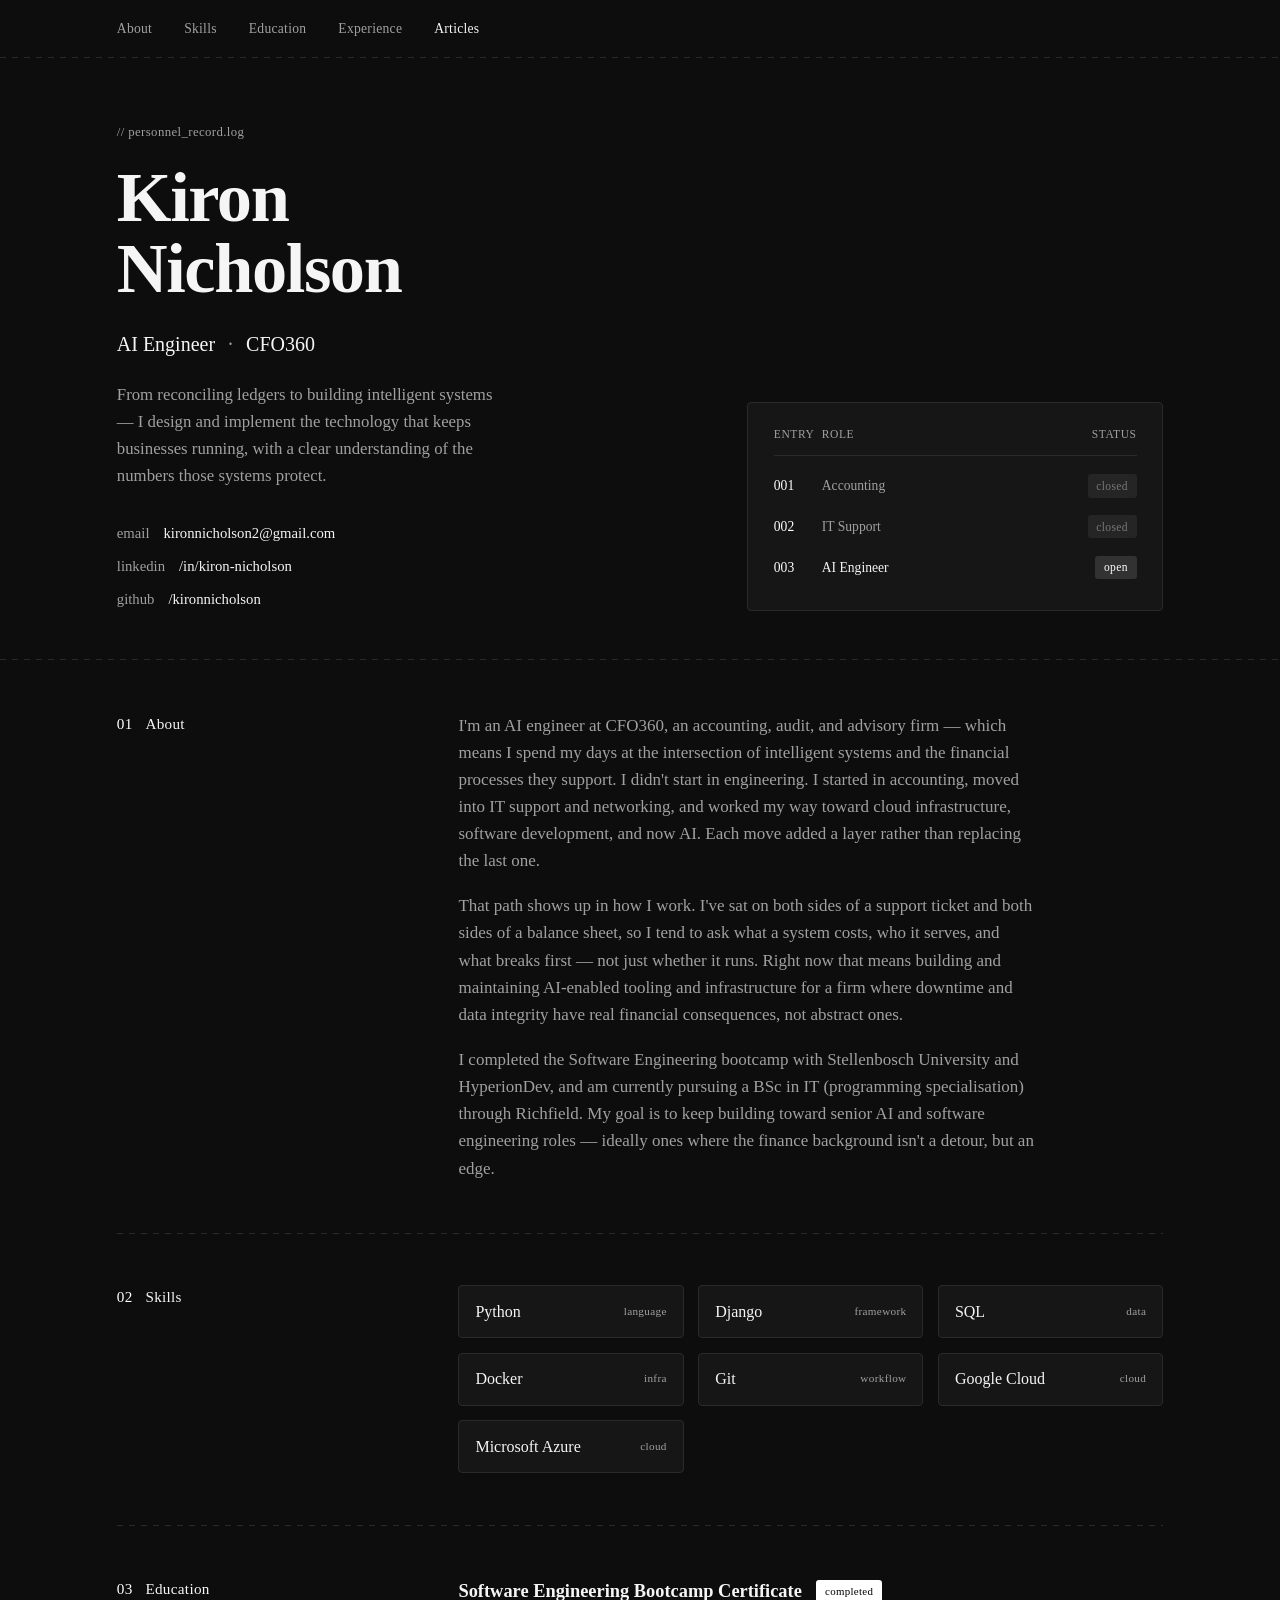
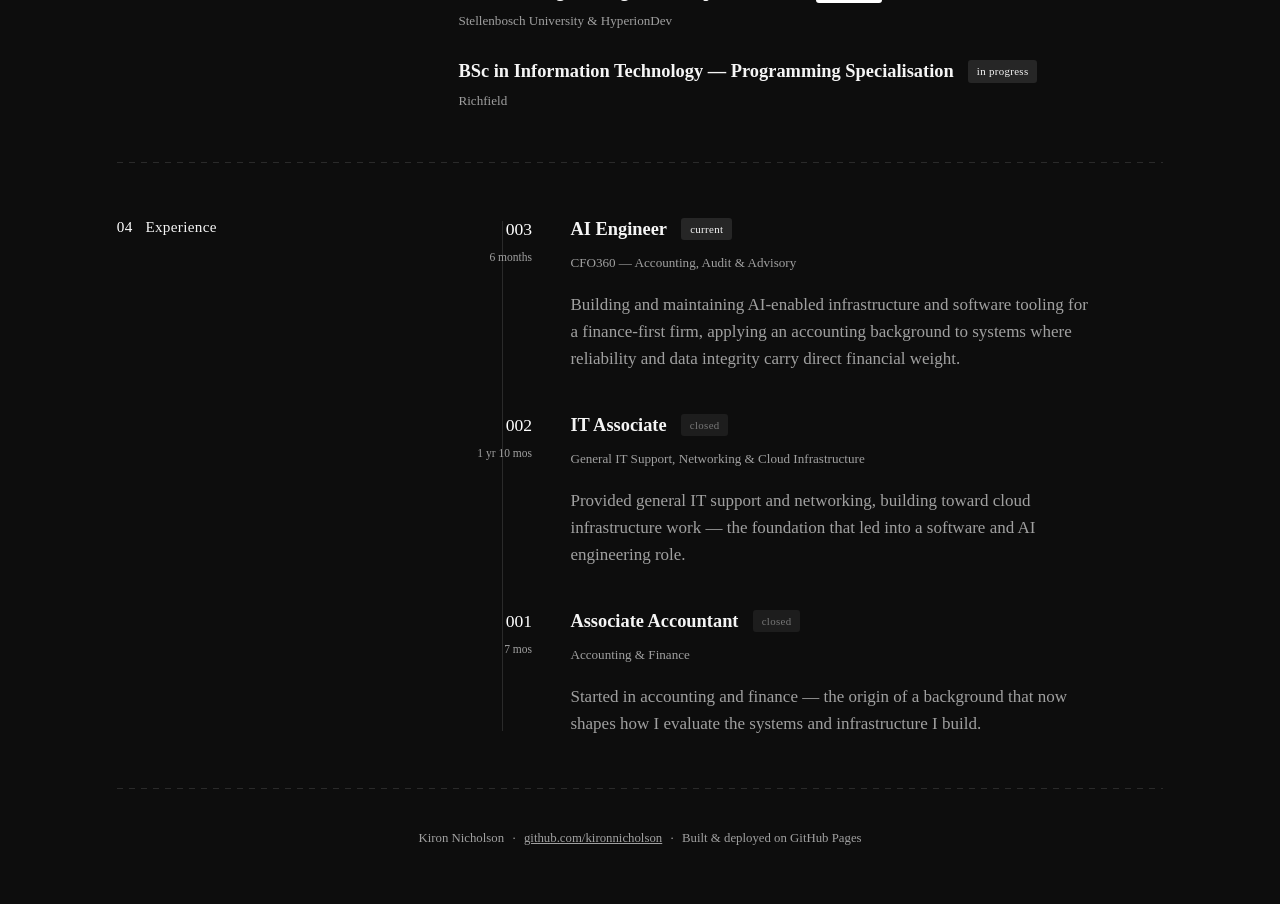
<file: index.html>
<!DOCTYPE html>
<html lang="en">
<head>
<meta charset="UTF-8">
<meta name="viewport" content="width=device-width, initial-scale=1.0">
<title>Kiron Nicholson — AI Engineer</title>
<link rel="stylesheet" href="style.css">
<link rel="icon" type="image/png" href="/favicon.png">
<link rel="apple-touch-icon" href="/favicon.png">
<meta property="og:image" content="https://kironnicholson.co.za/favicon.png">
<meta property="og:image:width" content="512">
<meta property="og:image:height" content="512">
<meta name="twitter:card" content="summary">
<meta name="twitter:image" content="https://kironnicholson.co.za/favicon.png">
</head>
<body>

<div class="ledger-rule top-rule"></div>

<nav class="site-nav">
  <a href="#about" class="nav-link">About</a>
  <a href="#skills" class="nav-link">Skills</a>
  <a href="#education" class="nav-link">Education</a>
  <a href="#experience" class="nav-link">Experience</a>
  <a href="articles.html" class="nav-link nav-link-external">Articles</a>
</nav>

<div class="ledger-rule"></div>

<header class="hero">
  <div class="hero-inner">
    <p class="eyebrow">// personnel_record.log</p>
    <h1 class="name">Kiron<br>Nicholson</h1>
    <p class="role">AI Engineer <span class="dot">·</span> CFO360</p>
    <p class="tagline">From reconciling ledgers to building intelligent systems — I design and implement the technology that keeps businesses running, with a clear understanding of the numbers those systems protect.</p>
    <div class="hero-contact">
      <a href="mailto:kironnicholson2@gmail.com" class="contact-link">
        <span class="label">email</span> kironnicholson2@gmail.com
      </a>
      <a href="https://www.linkedin.com/in/kiron-nicholson/" class="contact-link" target="_blank" rel="noopener">
        <span class="label">linkedin</span> /in/kiron-nicholson
      </a>
      <a href="https://github.com/kironnicholson" class="contact-link" target="_blank" rel="noopener">
        <span class="label">github</span> /kironnicholson
      </a>
    </div>
  </div>
  <div class="hero-ledger">
    <div class="ledger-header">
      <span>ENTRY</span><span>ROLE</span><span>STATUS</span>
    </div>
    <div class="ledger-row">
      <span class="entry-no">001</span><span>Accounting</span><span class="status closed">closed</span>
    </div>
    <div class="ledger-row">
      <span class="entry-no">002</span><span>IT Support</span><span class="status closed">closed</span>
    </div>
    <div class="ledger-row active">
      <span class="entry-no">003</span><span>AI Engineer</span><span class="status open">open</span>
    </div>
  </div>
</header>

<div class="ledger-rule"></div>

<main>

  <section class="section about" id="about">
    <h2 class="section-title"><span class="section-no">01</span> About</h2>
    <div class="section-body">
      <p>I'm an AI engineer at CFO360, an accounting, audit, and advisory firm — which means I spend my days at the intersection of intelligent systems and the financial processes they support. I didn't start in engineering. I started in accounting, moved into IT support and networking, and worked my way toward cloud infrastructure, software development, and now AI. Each move added a layer rather than replacing the last one.</p>
      <p>That path shows up in how I work. I've sat on both sides of a support ticket and both sides of a balance sheet, so I tend to ask what a system costs, who it serves, and what breaks first — not just whether it runs. Right now that means building and maintaining AI-enabled tooling and infrastructure for a firm where downtime and data integrity have real financial consequences, not abstract ones.</p>
      <p>I completed the Software Engineering bootcamp with Stellenbosch University and HyperionDev, and am currently pursuing a BSc in IT (programming specialisation) through Richfield. My goal is to keep building toward senior AI and software engineering roles — ideally ones where the finance background isn't a detour, but an edge.</p>
    </div>
  </section>

  <div class="ledger-rule"></div>

  <section class="section skills" id="skills">
    <h2 class="section-title"><span class="section-no">02</span> Skills</h2>
    <div class="section-body">
      <ul class="skill-grid">
        <li><span class="skill-name">Python</span><span class="skill-tag">language</span></li>
        <li><span class="skill-name">Django</span><span class="skill-tag">framework</span></li>
        <li><span class="skill-name">SQL</span><span class="skill-tag">data</span></li>
        <li><span class="skill-name">Docker</span><span class="skill-tag">infra</span></li>
        <li><span class="skill-name">Git</span><span class="skill-tag">workflow</span></li>
        <li><span class="skill-name">Google Cloud</span><span class="skill-tag">cloud</span></li>
        <li><span class="skill-name">Microsoft Azure</span><span class="skill-tag">cloud</span></li>
      </ul>
    </div>
  </section>

  <div class="ledger-rule"></div>

  <section class="section education" id="education">
    <h2 class="section-title"><span class="section-no">03</span> Education</h2>
    <div class="section-body">
      <div class="record">
        <div class="record-head">
          <h3>Software Engineering Bootcamp Certificate</h3>
          <span class="record-status status-pill completed">completed</span>
        </div>
        <p class="record-sub">Stellenbosch University & HyperionDev</p>
      </div>
      <div class="record">
        <div class="record-head">
          <h3>BSc in Information Technology — Programming Specialisation</h3>
          <span class="record-status status-pill in-progress">in progress</span>
        </div>
        <p class="record-sub">Richfield</p>
      </div>
    </div>
  </section>

  <div class="ledger-rule"></div>

  <section class="section experience" id="experience">
    <h2 class="section-title"><span class="section-no">04</span> Experience</h2>
    <div class="section-body">
      <div class="timeline">

        <div class="timeline-entry">
          <div class="timeline-meta">
            <span class="entry-no">003</span>
            <span class="duration">6 months</span>
          </div>
          <div class="timeline-content">
            <div class="record-head">
              <h3>AI Engineer</h3>
              <span class="record-status status-pill in-progress">current</span>
            </div>
            <p class="record-sub">CFO360 — Accounting, Audit & Advisory</p>
            <p>Building and maintaining AI-enabled infrastructure and software tooling for a finance-first firm, applying an accounting background to systems where reliability and data integrity carry direct financial weight.</p>
          </div>
        </div>

        <div class="timeline-entry">
          <div class="timeline-meta">
            <span class="entry-no">002</span>
            <span class="duration">1 yr 10 mos</span>
          </div>
          <div class="timeline-content">
            <div class="record-head">
              <h3>IT Associate</h3>
              <span class="record-status status-pill closed">closed</span>
            </div>
            <p class="record-sub">General IT Support, Networking & Cloud Infrastructure</p>
            <p>Provided general IT support and networking, building toward cloud infrastructure work — the foundation that led into a software and AI engineering role.</p>
          </div>
        </div>

        <div class="timeline-entry">
          <div class="timeline-meta">
            <span class="entry-no">001</span>
            <span class="duration">7 mos</span>
          </div>
          <div class="timeline-content">
            <div class="record-head">
              <h3>Associate Accountant</h3>
              <span class="record-status status-pill closed">closed</span>
            </div>
            <p class="record-sub">Accounting & Finance</p>
            <p>Started in accounting and finance — the origin of a background that now shapes how I evaluate the systems and infrastructure I build.</p>
          </div>
        </div>

      </div>
    </div>
  </section>

  <div class="ledger-rule"></div>

  <footer class="site-footer">
    <p>Kiron Nicholson <span class="dot">·</span> <a href="https://github.com/kironnicholson" target="_blank" rel="noopener">github.com/kironnicholson</a> <span class="dot">·</span> Built & deployed on GitHub Pages</p>
  </footer>

</main>

</body>
</html>
</file>
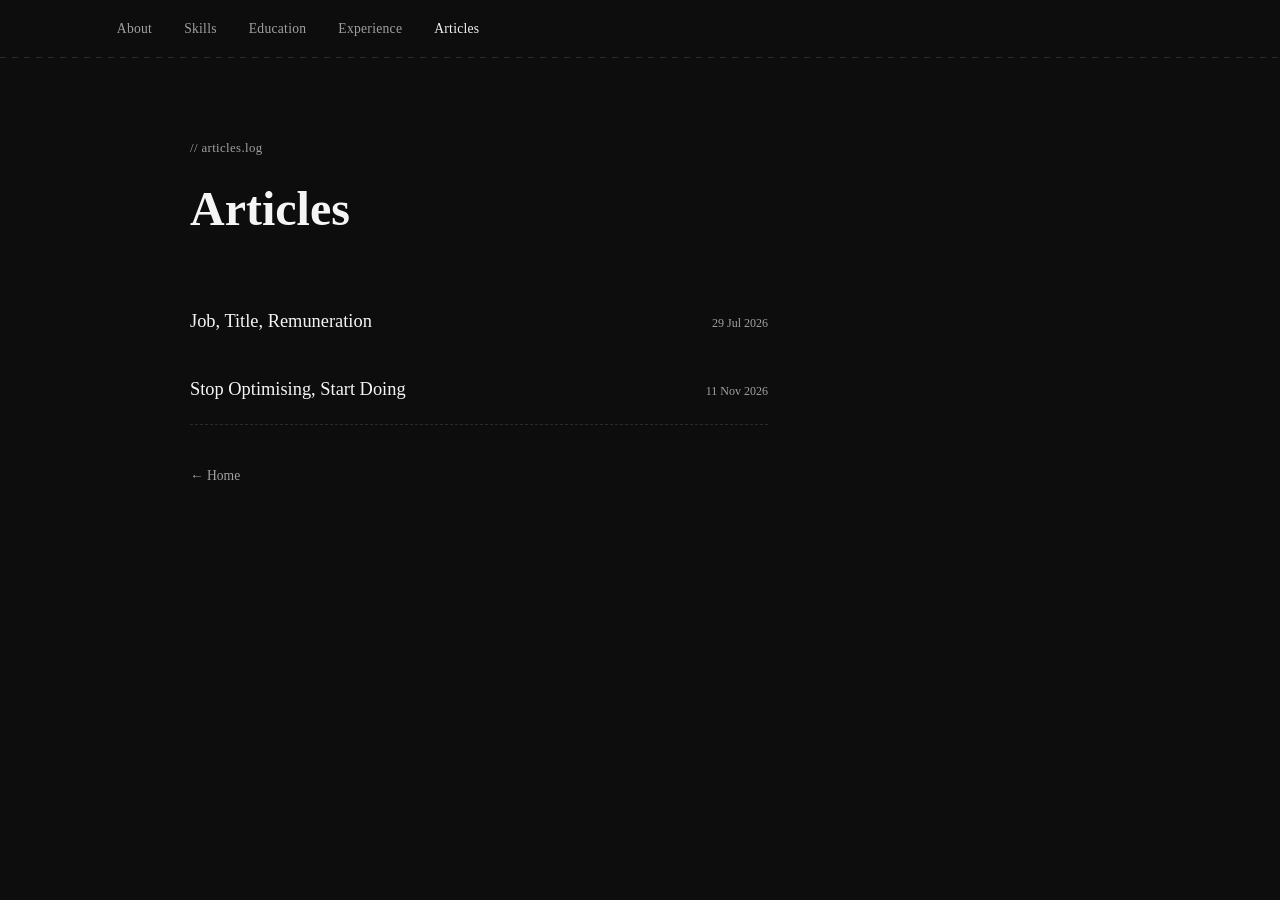
<file: articles.html>
<!DOCTYPE html>
<html lang="en">
<head>
<meta charset="UTF-8">
<meta name="viewport" content="width=device-width, initial-scale=1.0">
<title>Articles — Kiron Nicholson</title>
<link rel="preconnect" href="https://fonts.googleapis.com">
<link href="https://fonts.googleapis.com/css2?family=JetBrains+Mono:wght@400;500;700&family=Source+Serif+4:opsz,wght@8..60,400;8..60,500;8..60,600&display=swap" rel="stylesheet">
<link rel="stylesheet" href="style.css">
</head>
<body>

<nav class="site-nav">
  <a href="index.html#about" class="nav-link">About</a>
  <a href="index.html#skills" class="nav-link">Skills</a>
  <a href="index.html#education" class="nav-link">Education</a>
  <a href="index.html#experience" class="nav-link">Experience</a>
  <a href="articles.html" class="nav-link nav-link-external">Articles</a>
</nav>

<div class="ledger-rule"></div>

<main class="articles-page">
  <p class="eyebrow">// articles.log</p>
  <h1>Articles</h1>

  <ul class="article-list">
    <li>
      <a href="articles/first-article.html">
        <span>Job, Title, Remuneration</span>
        <span class="article-date">29 Jul 2026</span>
      </a>
      <a href="articles/Stop Optimising, Start Doing.html">
        <span>Stop Optimising, Start Doing</span>
        <span class="article-date">11 Nov 2026</span>
      </a>
    </li>
  </ul>

  <a href="index.html" class="back-link">← Home</a>
</main>

</body>
</html>
</file>
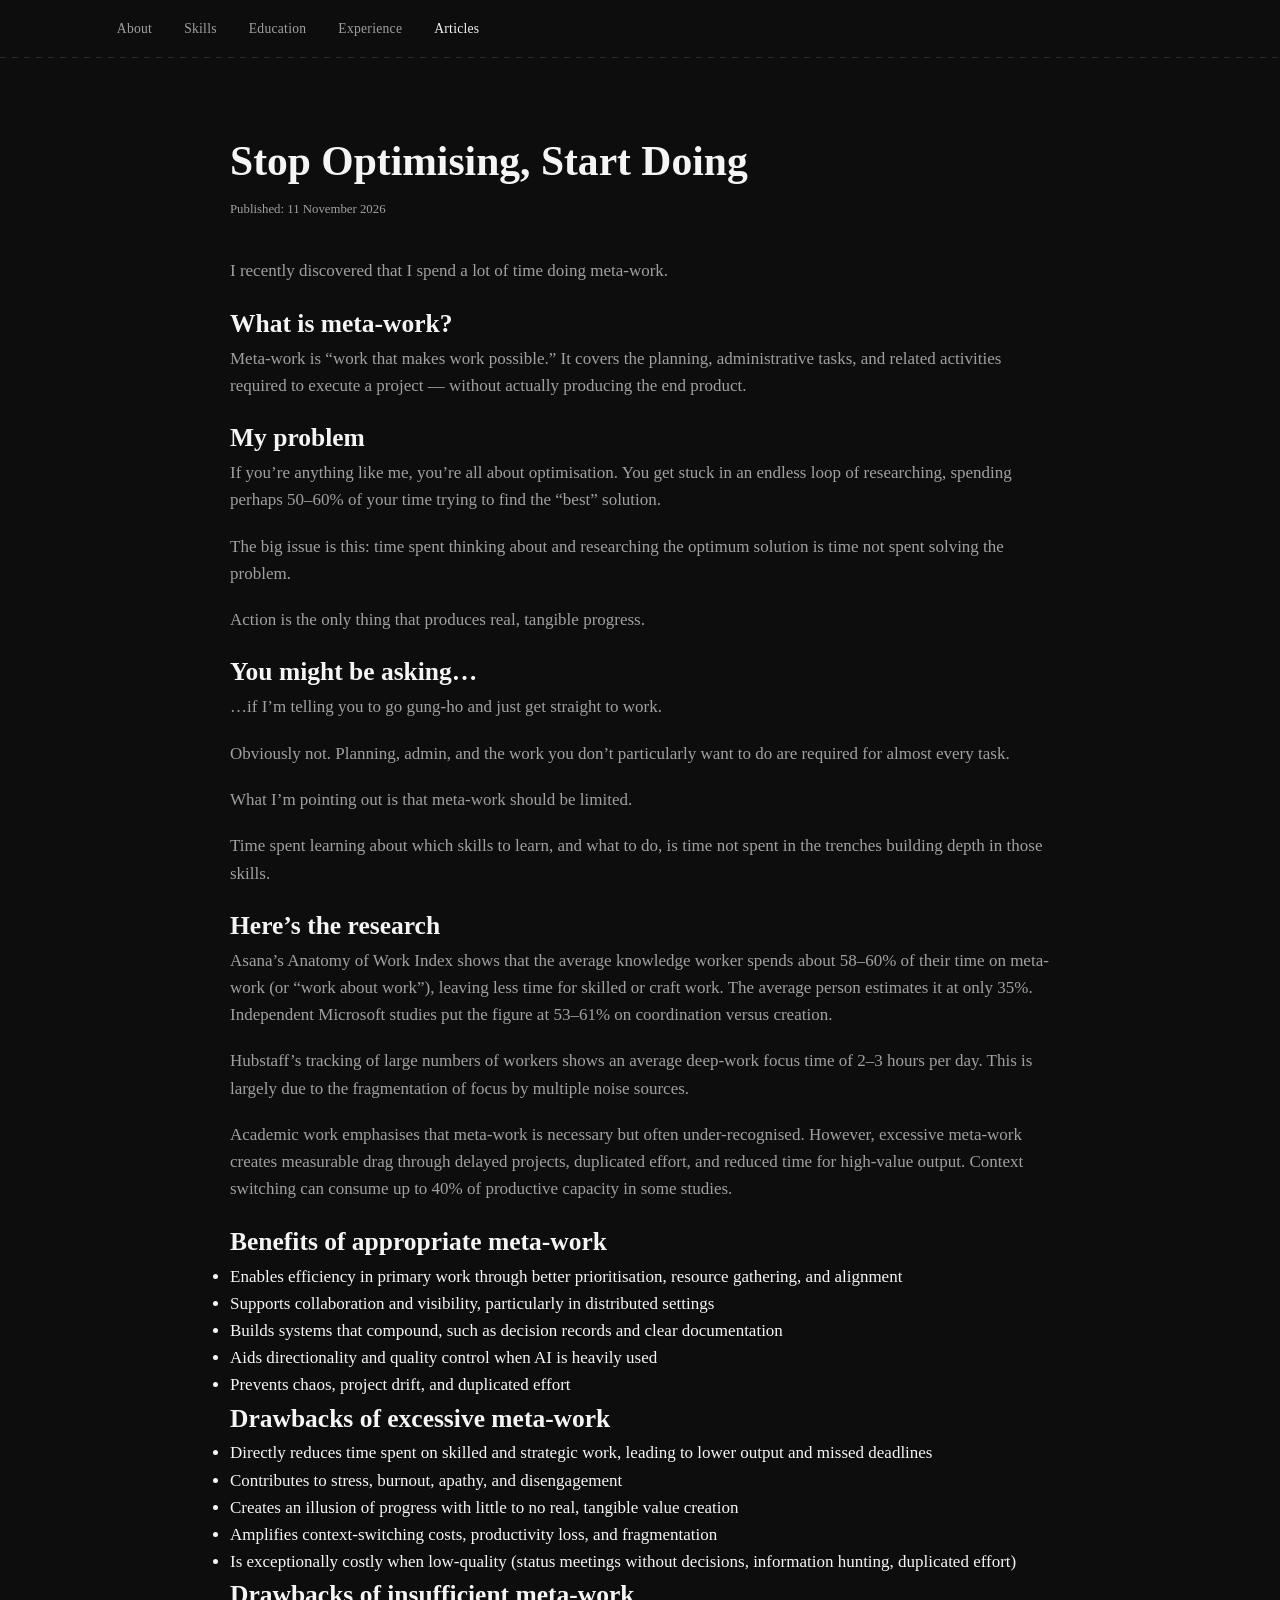
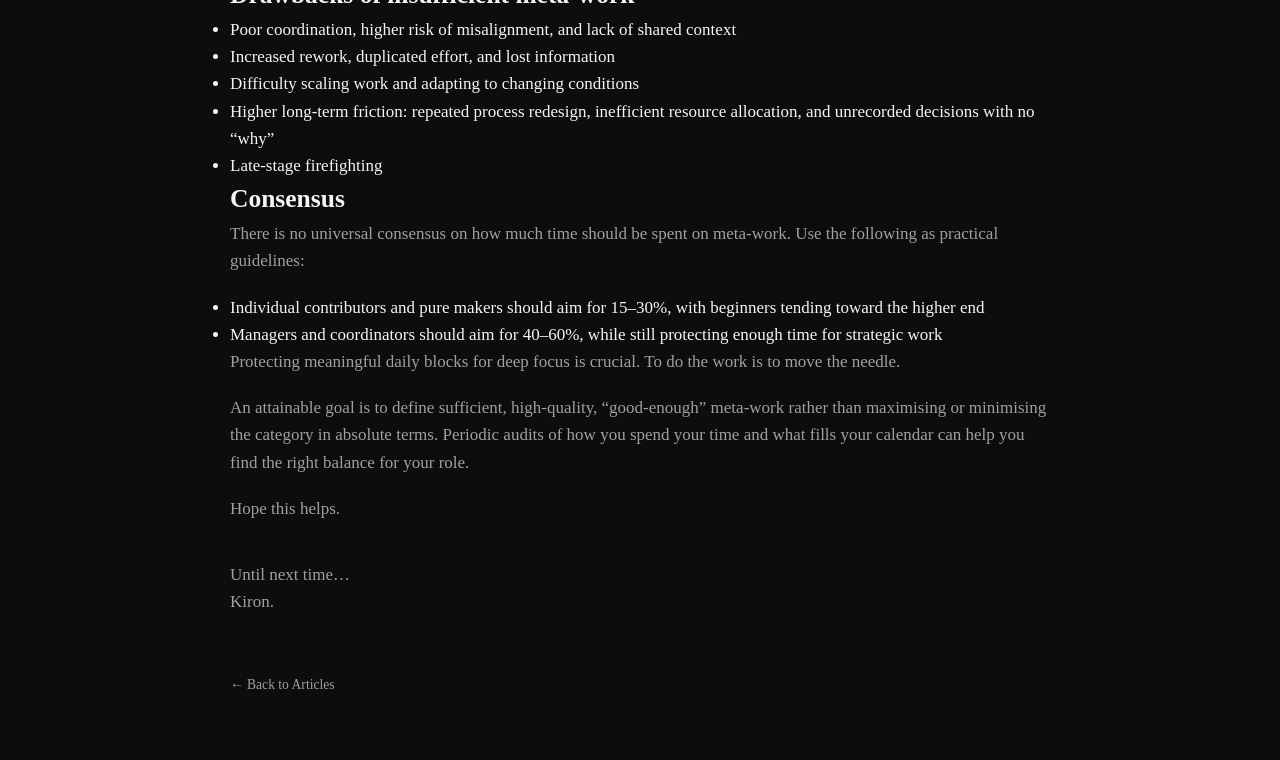
<file: articles/Stop Optimising, Start Doing.html>
<html lang="en"><head>
<meta charset="UTF-8">
<meta name="viewport" content="width=device-width, initial-scale=1.0">
<title>Stop Optimising, Start Doing — Kiron Nicholson</title>
<link rel="preconnect" href="https://fonts.googleapis.com">
<link href="https://fonts.googleapis.com/css2?family=JetBrains+Mono:wght@400;500;700&amp;family=Source+Serif+4:opsz,wght@8..60,400;8..60,500;8..60,600&amp;display=swap" rel="stylesheet">
<link rel="stylesheet" href="../style.css">
</head>
<body>

<nav class="site-nav">
  <a href="../index.html#about" class="nav-link">About</a>
  <a href="../index.html#skills" class="nav-link">Skills</a>
  <a href="../index.html#education" class="nav-link">Education</a>
  <a href="../index.html#experience" class="nav-link">Experience</a>
  <a href="../articles.html" class="nav-link nav-link-external">Articles</a>
</nav>

<div class="ledger-rule"></div>

<main class="article-page">
  <h1>Stop Optimising, Start Doing</h1>
  <p class="article-meta">Published: 11 November 2026</p>

  <div class="article-body">
    <p>
    I recently discovered that I spend a lot of time doing meta-work.
    </p>

    <h2>What is meta-work?</h2>

    <p>
    Meta-work is “work that makes work possible.” It covers the planning, administrative tasks, and related activities required to execute a project — without actually producing the end product.
    </p>

    <h2>My problem</h2>

    <p>
    If you’re anything like me, you’re all about optimisation. You get stuck in an endless loop of researching, spending perhaps 50–60% of your time trying to find the “best” solution.
    </p>

    <p>
    The big issue is this: time spent thinking about and researching the optimum solution is time not spent solving the problem.
    </p>

    <p>
    Action is the only thing that produces real, tangible progress.
    </p>

    <h2>You might be asking…</h2>

    <p>
    …if I’m telling you to go gung-ho and just get straight to work.
    </p>

    <p>
    Obviously not. Planning, admin, and the work you don’t particularly want to do are required for almost every task.
    </p>

    <p>
    What I’m pointing out is that meta-work should be limited.
    </p>

    <p>
    Time spent learning about which skills to learn, and what to do, is time not spent in the trenches building depth in those skills.
    </p>

    <h2>Here’s the research</h2>

    <p>
    Asana’s Anatomy of Work Index shows that the average knowledge worker spends about 58–60% of their time on meta-work (or “work about work”), leaving less time for skilled or craft work. The average person estimates it at only 35%. Independent Microsoft studies put the figure at 53–61% on coordination versus creation.
    </p>

    <p>
    Hubstaff’s tracking of large numbers of workers shows an average deep-work focus time of 2–3 hours per day. This is largely due to the fragmentation of focus by multiple noise sources.
    </p>

    <p>
    Academic work emphasises that meta-work is necessary but often under-recognised. However, excessive meta-work creates measurable drag through delayed projects, duplicated effort, and reduced time for high-value output. Context switching can consume up to 40% of productive capacity in some studies.
    </p>

    <h2>Benefits of appropriate meta-work</h2>

    <ul>
      <li>Enables efficiency in primary work through better prioritisation, resource gathering, and alignment</li>
      <li>Supports collaboration and visibility, particularly in distributed settings</li>
      <li>Builds systems that compound, such as decision records and clear documentation</li>
      <li>Aids directionality and quality control when AI is heavily used</li>
      <li>Prevents chaos, project drift, and duplicated effort</li>
    </ul>

    <h2>Drawbacks of excessive meta-work</h2>

    <ul>
      <li>Directly reduces time spent on skilled and strategic work, leading to lower output and missed deadlines</li>
      <li>Contributes to stress, burnout, apathy, and disengagement</li>
      <li>Creates an illusion of progress with little to no real, tangible value creation</li>
      <li>Amplifies context-switching costs, productivity loss, and fragmentation</li>
      <li>Is exceptionally costly when low-quality (status meetings without decisions, information hunting, duplicated effort)</li>
    </ul>

    <h2>Drawbacks of insufficient meta-work</h2>

    <ul>
      <li>Poor coordination, higher risk of misalignment, and lack of shared context</li>
      <li>Increased rework, duplicated effort, and lost information</li>
      <li>Difficulty scaling work and adapting to changing conditions</li>
      <li>Higher long-term friction: repeated process redesign, inefficient resource allocation, and unrecorded decisions with no “why”</li>
      <li>Late-stage firefighting</li>
    </ul>

    <h2>Consensus</h2>

    <p>
    There is no universal consensus on how much time should be spent on meta-work. Use the following as practical guidelines:
    </p>

    <ul>
      <li>Individual contributors and pure makers should aim for 15–30%, with beginners tending toward the higher end</li>
      <li>Managers and coordinators should aim for 40–60%, while still protecting enough time for strategic work</li>
    </ul>

    <p>
    Protecting meaningful daily blocks for deep focus is crucial. To do the work is to move the needle.
    </p>

    <p>
    An attainable goal is to define sufficient, high-quality, “good-enough” meta-work rather than maximising or minimising the category in absolute terms. Periodic audits of how you spend your time and what fills your calendar can help you find the right balance for your role.
    </p>

    <p>
    Hope this helps.
    </p>

    <p class="article-signoff">
    Until next time…<br>
    Kiron.
    </p>
  </div>

  <a href="../articles.html" class="back-link">← Back to Articles</a>
</main>

</body></html>
</file>
<file: style.css>
:root {
  --bg: #0d0d0d;
  --panel: #161616;
  --panel-line: #2a2a2a;
  --ink: #f5f5f5;
  --ink-dim: #a0a0a0;
  --accent: #ffffff;
  --closed: #777777;
  --font-mono: 'Times New Roman', Times, serif;
  --font-serif: 'Times New Roman', Times, serif;
}

* { margin: 0; padding: 0; box-sizing: border-box; }

body {
  background: var(--bg);
  color: var(--ink);
  font-family: var(--font-serif);
  font-size: 17px;
  line-height: 1.6;
}

a { color: inherit; }

.ledger-rule {
  height: 1px;
  background: repeating-linear-gradient(
    to right,
    var(--panel-line) 0,
    var(--panel-line) 6px,
    transparent 6px,
    transparent 12px
  );
  width: 100%;
}

.top-rule { display: none; }

/* ---------- NAV ---------- */

.site-nav {
  max-width: 1200px;
  margin: 0 auto;
  padding: 1.1rem 6vw;
  display: flex;
  gap: 2rem;
  font-family: var(--font-mono);
  font-size: 0.85rem;
}

.nav-link {
  color: var(--ink-dim);
  text-decoration: none;
  letter-spacing: 0.02em;
  transition: color 0.15s ease;
}

.nav-link:hover { color: var(--accent); }
.nav-link:focus-visible { outline: 2px solid var(--accent); outline-offset: 3px; }

.nav-link-external { color: var(--ink); }
.nav-link-external:hover { color: var(--ink-dim); }

@media (max-width: 860px) {
  .site-nav {
    padding: 1rem 6vw;
    gap: 1.2rem;
    flex-wrap: wrap;
  }
}

/* ---------- HERO ---------- */

.hero {
  display: grid;
  grid-template-columns: 1.4fr 1fr;
  gap: 3rem;
  padding: 4rem 6vw 3rem;
  max-width: 1200px;
  margin: 0 auto;
  align-items: end;
}

.eyebrow {
  font-family: var(--font-mono);
  font-size: 0.8rem;
  color: var(--ink-dim);
  letter-spacing: 0.03em;
  margin-bottom: 1.2rem;
}

.name {
  font-family: var(--font-mono);
  font-weight: 700;
  font-size: clamp(2.6rem, 6vw, 4.4rem);
  line-height: 1.02;
  letter-spacing: -0.02em;
  color: var(--ink);
  margin-bottom: 1.4rem;
}

.role {
  font-family: var(--font-serif);
  font-size: 1.25rem;
  color: var(--ink);
  margin-bottom: 1.4rem;
  font-weight: 500;
}

.dot { color: var(--ink-dim); margin: 0 0.4em; }

.tagline {
  max-width: 46ch;
  color: var(--ink-dim);
  font-size: 1.05rem;
  margin-bottom: 2rem;
}

.hero-contact {
  display: flex;
  flex-direction: column;
  gap: 0.6rem;
}

.contact-link {
  font-family: var(--font-mono);
  font-size: 0.92rem;
  text-decoration: none;
  color: var(--ink);
  transition: color 0.15s ease;
  width: fit-content;
}

.contact-link:hover { color: var(--ink-dim); }
.contact-link:focus-visible { outline: 2px solid var(--accent); outline-offset: 3px; }

.contact-link .label {
  color: var(--ink-dim);
  margin-right: 0.7em;
}

/* ---------- HERO LEDGER PANEL ---------- */

.hero-ledger {
  background: var(--panel);
  border: 1px solid var(--panel-line);
  border-radius: 4px;
  padding: 1.4rem 1.6rem;
  font-family: var(--font-mono);
  font-size: 0.85rem;
}

.ledger-header {
  display: grid;
  grid-template-columns: 3rem 1fr auto;
  color: var(--ink-dim);
  letter-spacing: 0.05em;
  font-size: 0.72rem;
  padding-bottom: 0.7rem;
  border-bottom: 1px solid var(--panel-line);
  margin-bottom: 0.6rem;
}

.ledger-row {
  display: grid;
  grid-template-columns: 3rem 1fr auto;
  padding: 0.55rem 0;
  align-items: center;
  color: var(--ink-dim);
}

.ledger-row.active { color: var(--ink); }

.entry-no {
  color: var(--accent);
  font-weight: 500;
}

.status {
  font-size: 0.72rem;
  padding: 0.15rem 0.55rem;
  border-radius: 3px;
  justify-self: end;
  letter-spacing: 0.03em;
}

.status.closed { background: rgba(119,119,119,0.15); color: var(--closed); }
.status.open { background: rgba(255,255,255,0.12); color: var(--accent); }

/* ---------- MAIN SECTIONS ---------- */

main {
  max-width: 1200px;
  margin: 0 auto;
  padding: 0 6vw;
}

.section {
  display: grid;
  grid-template-columns: 1fr 2.4fr;
  gap: 3rem;
  padding: 3.2rem 0;
}

.section-title {
  font-family: var(--font-mono);
  font-size: 0.95rem;
  font-weight: 500;
  color: var(--ink);
  letter-spacing: 0.02em;
  display: flex;
  align-items: baseline;
  gap: 0.8rem;
  height: fit-content;
}

.section-no {
  color: var(--accent);
}

.section-body p {
  color: var(--ink-dim);
  max-width: 68ch;
  margin-bottom: 1.1rem;
}

.section-body p:last-child { margin-bottom: 0; }

/* ---------- SKILLS ---------- */

.skill-grid {
  list-style: none;
  display: grid;
  grid-template-columns: repeat(auto-fill, minmax(180px, 1fr));
  gap: 0.9rem;
}

.skill-grid li {
  background: var(--panel);
  border: 1px solid var(--panel-line);
  border-radius: 4px;
  padding: 0.8rem 1rem;
  display: flex;
  justify-content: space-between;
  align-items: center;
}

.skill-name {
  font-family: var(--font-serif);
  font-size: 1rem;
  color: var(--ink);
}

.skill-tag {
  font-family: var(--font-mono);
  font-size: 0.7rem;
  color: var(--ink-dim);
  letter-spacing: 0.03em;
}

/* ---------- EDUCATION / RECORDS ---------- */

.record {
  margin-bottom: 1.6rem;
}

.record:last-child { margin-bottom: 0; }

.record-head {
  display: flex;
  align-items: center;
  gap: 0.9rem;
  flex-wrap: wrap;
  margin-bottom: 0.25rem;
}

.record-head h3 {
  font-family: var(--font-serif);
  font-weight: 600;
  font-size: 1.15rem;
  color: var(--ink);
}

.record-sub {
  font-family: var(--font-mono);
  font-size: 0.82rem;
  color: var(--ink-dim);
  margin-bottom: 0.4rem;
}

.status-pill {
  font-family: var(--font-mono);
  font-size: 0.68rem;
  padding: 0.15rem 0.55rem;
  border-radius: 3px;
  letter-spacing: 0.03em;
  white-space: nowrap;
}

.status-pill.in-progress { background: rgba(255,255,255,0.1); color: var(--ink); }
.status-pill.completed { background: var(--accent); color: #000000; }
.status-pill.closed { background: rgba(119,119,119,0.15); color: var(--closed); }

/* ---------- EXPERIENCE TIMELINE ---------- */

.timeline {
  position: relative;
}

.timeline::before {
  content: "";
  position: absolute;
  left: 2.7rem;
  top: 0.4rem;
  bottom: 0.4rem;
  width: 1px;
  background: var(--panel-line);
}

.timeline-entry {
  display: grid;
  grid-template-columns: 5.4rem 1fr;
  gap: 1.6rem;
  padding-bottom: 2.4rem;
  position: relative;
}

.timeline-entry:last-child { padding-bottom: 0; }

.timeline-meta {
  display: flex;
  flex-direction: column;
  align-items: flex-end;
  gap: 0.3rem;
  font-family: var(--font-mono);
  padding-right: 0.8rem;
}

.timeline-meta .entry-no {
  font-size: 1.1rem;
  color: var(--accent);
}

.timeline-meta .duration {
  font-size: 0.72rem;
  color: var(--ink-dim);
}

.timeline-content p {
  color: var(--ink-dim);
  max-width: 62ch;
  margin-top: 0.5rem;
}

/* ---------- FOOTER ---------- */

.site-footer {
  padding: 2.4rem 0 3.5rem;
  font-family: var(--font-mono);
  font-size: 0.8rem;
  color: var(--ink-dim);
  text-align: center;
}

/* ---------- ARTICLE LIST PAGE ---------- */

.articles-page {
  max-width: 900px;
  margin: 0 auto;
  padding: 4rem 6vw;
}

@media (min-width: 900px) {
  .articles-page {
    padding: 5rem 0 4rem;
  }
}

.articles-page .eyebrow {
  margin-bottom: 0.8rem;
}

.articles-page h1 {
  font-family: var(--font-mono);
  font-weight: 700;
  font-size: clamp(2rem, 5vw, 3rem);
  color: var(--ink);
  margin-bottom: 2.5rem;
}

.article-list {
  list-style: none;
  max-width: 68ch;
}

.article-list li {
  border-bottom: 1px dashed var(--panel-line);
}

.article-list a {
  display: flex;
  justify-content: space-between;
  align-items: baseline;
  padding: 1.2rem 0;
  text-decoration: none;
  color: var(--ink);
  font-family: var(--font-serif);
  font-size: 1.15rem;
  transition: color 0.15s ease;
}

.article-list a:hover { color: var(--ink-dim); }

.article-list .article-date {
  font-family: var(--font-mono);
  font-size: 0.75rem;
  color: var(--ink-dim);
  white-space: nowrap;
  margin-left: 1.5rem;
}

.back-link {
  display: inline-block;
  margin-top: 2.5rem;
  font-family: var(--font-mono);
  font-size: 0.85rem;
  color: var(--ink-dim);
  text-decoration: none;
}

.back-link:hover { color: var(--accent); }

/* ---------- SINGLE ARTICLE PAGE ---------- */

.article-page {
  max-width: 700px;
  margin: 0 auto;
  padding: 4rem 6vw 3rem;
}

@media (min-width: 900px) {
  .article-page {
    max-width: 820px;
    padding: 5rem 0 4rem;
  }
}

@media (min-width: 1300px) {
  .article-page {
    max-width: 900px;
  }

  .article-body p,
  .article-meta {
    font-size: 1.05rem;
  }
}

.article-page h1 {
  font-family: var(--font-mono);
  font-weight: 700;
  font-size: clamp(1.9rem, 4.5vw, 2.6rem);
  color: var(--ink);
  margin-bottom: 0.8rem;
  line-height: 1.15;
}

.article-meta {
  font-family: var(--font-mono);
  font-size: 0.8rem;
  color: var(--ink-dim);
  margin-bottom: 2.4rem;
}

.article-body p {
  color: var(--ink-dim);
  margin-bottom: 1.2rem;
}

.article-body blockquote {
  border-left: 2px solid var(--accent);
  padding: 0.3rem 0 0.3rem 1.4rem;
  margin: 1.6rem 0;
  color: var(--ink);
  font-style: italic;
}

.article-body a {
  color: var(--ink);
  text-decoration: underline;
  text-decoration-color: var(--panel-line);
  text-underline-offset: 3px;
}

.article-body a:hover { text-decoration-color: var(--accent); }

.article-body strong { color: var(--ink); }

.article-signoff {
  margin-top: 2.4rem;
  color: var(--ink-dim);
}

/* ---------- RESPONSIVE ---------- */

@media (max-width: 860px) {
  .hero {
    grid-template-columns: 1fr;
    padding: 3rem 6vw 2.5rem;
    gap: 2rem;
  }

  .section {
    grid-template-columns: 1fr;
    gap: 1rem;
    padding: 2.4rem 0;
  }

  .timeline::before { left: 0.6rem; }

  .timeline-entry {
    grid-template-columns: 1.4rem 1fr;
  }

  .timeline-meta {
    flex-direction: row;
    align-items: center;
    gap: 0.6rem;
  }

  .timeline-meta .duration { display: none; }
}

@media (prefers-reduced-motion: reduce) {
  * { transition: none !important; }
}
</file>
